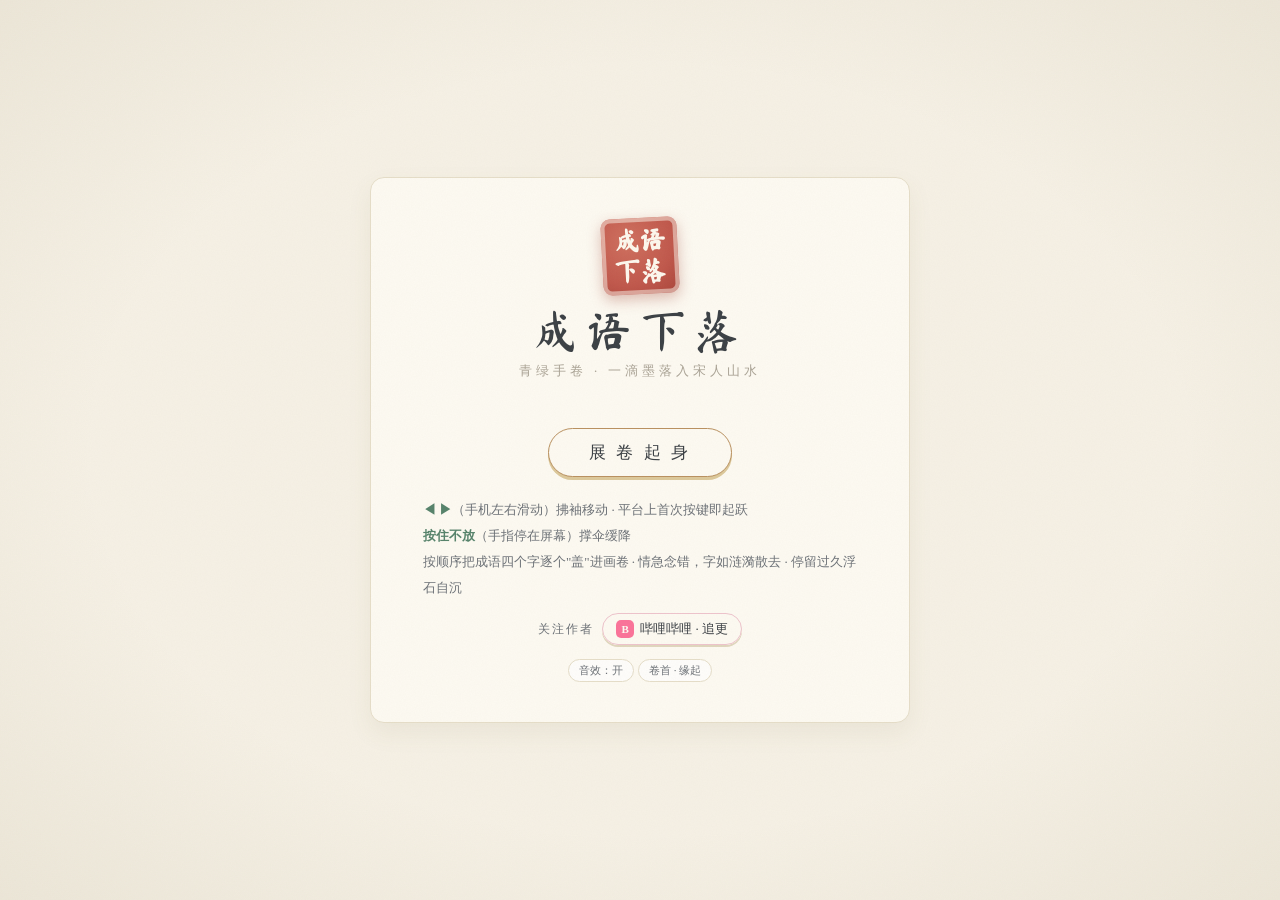
<file: index.html>
<!DOCTYPE html>
<html lang="zh-CN">
<head>
<meta charset="UTF-8">
<meta name="viewport" content="width=device-width, initial-scale=1.0, maximum-scale=1.0, user-scalable=no">
<title>成语下落 · 青绿手卷</title>
<link rel="stylesheet" href="css/fonts.css">
<link rel="stylesheet" href="css/style.css">
</head>
<body class="grain-body">

<!-- 宣纸纹理 + 暖色暗角（全局覆盖层） -->
<div class="grain"></div>
<div class="vig"></div>

<!-- ===== 首次加载遮罩（展卷动画，全部就绪后淡出） ===== -->
<div id="load-overlay">
  <div class="load-box">
    <div class="load-seal"><b><span>成</span><span>语</span><span>下</span><span>落</span></b></div>
    <div class="load-bar"><i></i></div>
    <p class="load-tip" id="load-tip">展卷中 · 备好笔墨纸砚</p>
  </div>
</div>

<!-- ===== 开始界面 ===== -->
<div id="screen-start" class="screen">
  <div class="start-inner card">
    <div class="start-seal"><b><span>成</span><span>语</span><span>下</span><span>落</span></b></div>
    <h1 class="game-title">成语下落</h1>
    <p class="game-sub">青绿手卷 · 一滴墨落入宋人山水</p>
    <div id="start-best" class="start-best"></div>
    <button id="btn-start" class="brush-btn big">展 卷 起 身</button>
    <div class="start-help">
      <p><b>◀ ▶</b>（手机左右滑动）拂袖移动 · 平台上首次按键即起跃</p>
      <p><b>按住不放</b>（手指停在屏幕）撑伞缓降</p>
      <p>按顺序把成语四个字逐个"盖"进画卷 · 情急念错，字如涟漪散去 · 停留过久浮石自沉</p>
    </div>
    <!-- 作者引流：B站已开通；抖音账号拿到主页链接后填入 href 并删掉 hidden 类即可显示 -->
    <div class="author-row">
      <span class="author-label">关注作者</span>
      <a id="author-bili" class="author-btn bili" href="https://space.bilibili.com/7621320" target="_blank" rel="noopener noreferrer"><b>B</b>哔哩哔哩 · 追更</a>
      <a id="author-douyin" class="author-btn douyin hidden" href="#" target="_blank" rel="noopener noreferrer"><b>抖</b>抖音 · 追更</a>
    </div>
    <button id="btn-mute-start" class="mini-btn">音效：开</button>
    <button id="btn-lore" class="mini-btn">卷首 · 缘起</button>
    <button id="btn-tune" class="mini-btn hidden">调参台</button>
  </div>
</div>

<!-- ===== 游戏界面（青绿手卷三栏） ===== -->
<div id="screen-game" class="screen hidden">
  <div class="frame">

    <!-- 顶部：题签 + 印章进度 + 学富五车金印 -->
    <header class="card top">
      <div class="brand">
        <div class="seal"><b><span>成</span><span>语</span><span>下</span><span>落</span></b></div>
        <div class="brand-t">
          <h1>成语下落</h1>
          <small id="seg-sub">青绿手卷 · 晨雾</small>
        </div>
      </div>
      <div class="prog">
        <div id="idiom-slots" class="idiom-slots"></div>
        <div id="idiom-pinyin" class="idiom-pinyin"></div>
        <div class="def"><span class="zhu">注</span><span id="idiom-expl">……</span></div>
      </div>
      <div class="boost">
        <div id="boost-pill" class="boost-seal hidden"><b><span>学</span><span>富</span><span>五</span><span>车</span></b></div>
        <small id="boost-pill-t" class="boost-t hidden">收益 ×2</small>
        <div id="slow-pill" class="state-pill slow hidden">减速中</div>
        <div id="rush-pill" class="state-pill rush hidden">文思直通</div>
      </div>
    </header>

    <div class="main">
      <!-- 左栏：气息 / 战绩 / 旅程 -->
      <aside class="card side" id="panel-left">
        <h3>气息</h3>
        <div class="hp"><div id="hp-fill"></div></div>
        <div class="r mini-row"><span class="mini"><span id="hp-num">100</span> / 100</span>
          <span class="mini" style="color:var(--mineral-dk)">每字 +0.5</span></div>
        <div class="energy" id="energy-wrap">
          <div class="e-label"><span class="mini">墨池</span><span class="mini" id="energy-num">0/16</span></div>
          <div class="energy-bar"><div id="energy-fill"></div></div>
        </div>
        <h3>战绩</h3>
        <div class="r score"><span>分数</span><b id="stat-score">0</b></div>
        <div class="r"><span>连击</span>
          <b><span id="stat-combo">0</span>
            <span class="beads" id="combo-beads"><span></span><span></span><span></span><span></span><span></span><span></span></span></b></div>
        <div class="ribbon"><div id="mult-ribbon"></div></div>
        <div class="r mini-row"><span class="mini">倍率 <span id="stat-mult">×1.00</span></span>
          <span class="mini" id="mult-next">再连1字 ×1.25</span></div>
        <div class="r"><span>深度</span><b><span id="stat-depth">0</span> 丈</b></div>
        <div class="r"><span>成语</span><b id="stat-idioms">0</b></div>
        <div class="r"><span>铜钱</span><b class="coin-b">
          <svg viewBox="0 0 16 16" width="13" height="13"><circle cx="8" cy="8" r="7" fill="#d9b36c" stroke="#b28a45"/><rect x="5.5" y="5.5" width="5" height="5" fill="#fdfaf2" stroke="#b28a45"/></svg>
          <span id="stat-coins">0</span></b></div>
        <h3>旅程</h3>
        <div class="mile" id="mile-list">
          <div class="ms" data-i="0"><div class="nd"></div><label>云海</label></div>
          <div class="ms" data-i="1"><div class="nd"></div><label>松涛</label></div>
          <div class="ms" data-i="2"><div class="nd"></div><label>幽谷</label></div>
          <div class="ms" data-i="3"><div class="nd"></div><label>深潭</label></div>
        </div>
        <div class="milenote" id="milenote">画卷随深度流转：云海 → 松涛 → 幽谷 → 深潭 ✦</div>
      </aside>

      <!-- 中央画卷 -->
      <div class="center">
        <div class="canvas-wrap">
          <canvas id="game-canvas" width="420" height="760"></canvas>
          <button id="btn-pause" class="round-btn pause-btn">❚❚</button>
          <button id="btn-mute-game" class="mini-btn mute-btn">音效：开</button>
          <!-- 手机端：气息/战绩数据带（替代左栏） -->
          <div id="hud-mobile">
            <div class="m-top">
              <div class="m-hp"><div id="m-hp-fill"></div></div>
              <div class="m-energy"><div id="m-energy-fill"></div></div>
              <div class="m-stats">
                <span id="m-score">0</span>
                <span id="m-combo">×1.00</span>
                <span id="m-depth">0丈</span>
                <span id="m-idioms">0语</span>
              </div>
            </div>
            <div class="m-items">
              <button class="m-item" id="m-clock">⏱×0</button>
              <button class="m-item" id="m-hammer">🔨×0</button>
              <button class="m-item" id="m-leaf">🌿×0</button>
            </div>
          </div>
        </div>
        <div id="key-hints" class="key-hints">
          <span id="hint-left" class="k">◀</span><span class="k" id="hint-right">▶</span> 拂袖移动 ·
          <span class="k">按住</span> 撑伞缓降 · <span class="k">P</span> 搁笔 ·
          <span class="k">1</span><span class="k">2</span><span class="k">3</span> 取用多宝阁
        </div>
      </div>

      <!-- 右栏：多宝阁 / 词笺 / 图鉴（手机端变为抽屉） -->
      <aside class="card side" id="panel-right">
        <div class="drawer-head">
          <h3 style="margin-top:0">卷中物</h3>
          <button id="btn-drawer-close" class="round-btn">✕</button>
        </div>
        <h3>多宝阁</h3>
        <ul class="inv-list">
          <li id="inv-clock-row" title="下落减速片刻（快捷键1）">
            <span class="ic"><svg viewBox="0 0 24 24" width="20" height="20"><circle cx="12" cy="12" r="9" fill="#f4efe0" stroke="#8b8574" stroke-width="1.5"/><path d="M12 4v2 M12 18v2 M4 12h2 M18 12h2" stroke="#8b8574" stroke-width="1.5"/><path d="M12 6 L13.5 12 L10.5 12 Z" fill="#c0574b"/><path d="M12 18 L13.5 12 L10.5 12 Z" fill="#6b7076"/><circle cx="12" cy="12" r="1.4" fill="#3a3f44"/></svg></span>
            <span class="nm">减速表</span><span class="ky">1</span><b id="inv-clock">0</b></li>
          <li id="inv-hammer-row" title="清除下方数层错误平台（快捷键2）">
            <span class="ic"><svg viewBox="0 0 24 24" width="20" height="20"><rect x="3" y="4" width="12" height="6" rx="2.5" fill="#a9b4ac" stroke="#7d887f"/><rect x="9.5" y="10" width="3" height="10" rx="1.2" fill="#b9905f" stroke="#96713f"/></svg></span>
            <span class="nm">排雷锤</span><span class="ky">2</span><b id="inv-hammer">0</b></li>
          <li id="inv-leaf-row" title="立即恢复生命（快捷键3）">
            <span class="ic"><svg viewBox="0 0 24 24" width="20" height="20"><path d="M12 3 C6 6 4 12 12 21 C20 12 18 6 12 3 Z" fill="#7ba889"/><path d="M12 5 V19 M12 9 L8.5 7 M12 9 L15.5 7 M12 13 L8 11 M12 13 L16 11" stroke="#55826a" stroke-width="1.2" fill="none"/></svg></span>
            <span class="nm">生命树叶</span><span class="ky">3</span><b id="inv-leaf">0</b></li>
        </ul>
        <h3>词笺</h3>
        <div class="slip now"><span id="slip-cur">—</span><span class="sc" id="slip-cur-prog">0/4…</span></div>
        <ul id="history-list" class="history-list"></ul>
        <h3>成语图鉴</h3>
        <div class="r mini-row"><span class="mini">已收录</span>
          <b style="font-size:13px"><span id="album-count">0</span> / 108</b></div>
        <div class="albbar"><div id="album-bar"></div></div>
        <div class="albnote"><span class="zhu">卷</span><span id="album-note">集齐四字，成语入卷</span></div>
      </aside>
    </div>

    <!-- 底部键位 -->
    <footer class="card foot">
      <span class="k">◀ ▶</span> 拂袖移动 · <span class="k">按住</span> 撑伞缓降 ·
      落石首按 = 起跃 · <span class="k">P</span> 搁笔 ·
      <span class="k">1</span><span class="k">2</span><span class="k">3</span> 取用多宝阁
    </footer>
  </div>

  <!-- 手机端抽屉开关 + 遮罩 -->
  <button id="btn-drawer" class="seal-btn">卷</button>
  <div id="drawer-scrim" class="scrim hidden"></div>
</div>

<!-- ===== 暂停遮罩 ===== -->
<div id="overlay-pause" class="overlay hidden">
  <div class="card overlay-box">
    <div class="pause-seal">❚❚</div>
    <h2>搁 笔</h2>
    <p class="overlay-tip">书生悬于半空，画卷静候。</p>
    <button id="btn-resume" class="brush-btn">继续下坠</button>
    <button id="btn-quit" class="brush-btn ghost">收卷返回</button>
  </div>
</div>

<!-- ===== 卷首缘起（世界背景） ===== -->
<div id="overlay-lore" class="overlay hidden">
  <div class="card overlay-box lore-box">
    <h2>卷首 · 缘起</h2>
    <div class="lore-text">
      <p>书生读破万卷，偏偏口拙——<br>话到急处，字总绊在舌尖，旁人早替他说完了下半句。</p>
      <p>这一夜他伏案睡去，一脚踏空，<br>从云端坠进一幅青绿长卷。</p>
      <p>风声愈急，他撑开朱伞，心里只剩一个念头：<br>坠、坠得再急，也要把每个成语，好好说完。</p>
      <p class="lore-sec">念对一字，字入画卷，攒回一口气息；<br>情急念错，字如涟漪散去。</p>
      <p class="lore-sec">云海、松涛、幽谷、深潭——坠到气息用尽，卷终梦醒，<br>卷尾的题跋，会替他记下这一梦。</p>
    </div>
    <button id="btn-lore-close" class="brush-btn ghost">合上卷首</button>
  </div>
</div>

<!-- ===== 结算界面（长卷题跋） ===== -->
<div id="screen-over" class="screen hidden">
  <div class="over-inner card">
    <div id="over-best" class="over-best hidden">★ 新纪录 ★</div>
    <div class="over-head">
      <div class="seal small"><b><span>落</span><span>卷</span></b></div>
      <h2 class="over-title">卷 终 题 跋</h2>
    </div>
    <div id="over-title" class="over-rank">【秀才】</div>
    <div class="over-grid">
      <div class="og"><span>分数</span><b id="over-score" class="gold">0</b></div>
      <div class="og"><span>深度</span><b id="over-depth">0</b></div>
      <div class="og"><span>成语</span><b id="over-idioms">0</b></div>
      <div class="og"><span>正确率</span><b id="over-acc">0</b></div>
      <div class="og"><span>错字</span><b id="over-wrong">0</b></div>
      <div class="og"><span>最高连击</span><b id="over-combo">0</b></div>
      <div class="og"><span>铜钱</span><b id="over-coins">0</b></div>
    </div>
    <div id="over-comment" class="over-comment"></div>
    <div class="over-btns">
      <button id="btn-again" class="brush-btn big">再展一卷</button>
      <button id="btn-share" class="brush-btn cinnabar">分享书签</button>
      <button id="btn-back-start" class="brush-btn ghost">收卷返回</button>
    </div>
  </div>
</div>

<div id="toast"></div>

<!-- 数据与脚本（传统脚本，file:// 直开可用） -->
<script src="js/data/common-raw.js"></script>
<script src="js/data/font-warm.js"></script>
<script src="js/utils.js"></script>
<script src="js/idioms.js"></script>
<script src="js/input.js"></script>
<script src="js/audio.js"></script>
<script src="js/effects.js"></script>
<script src="js/camera.js"></script>
<script src="js/player.js"></script>
<script src="js/platforms.js"></script>
<script src="js/items.js"></script>
<script src="js/rush.js"></script>
<script src="js/scoring.js"></script>
<script src="js/tuning.js"></script>
<script src="js/hud.js"></script>
<script src="js/qr.js"></script>
<script src="js/game.js"></script>
<script src="js/settlement.js"></script>
<script src="js/main.js"></script>
</body>
</html>
</file>
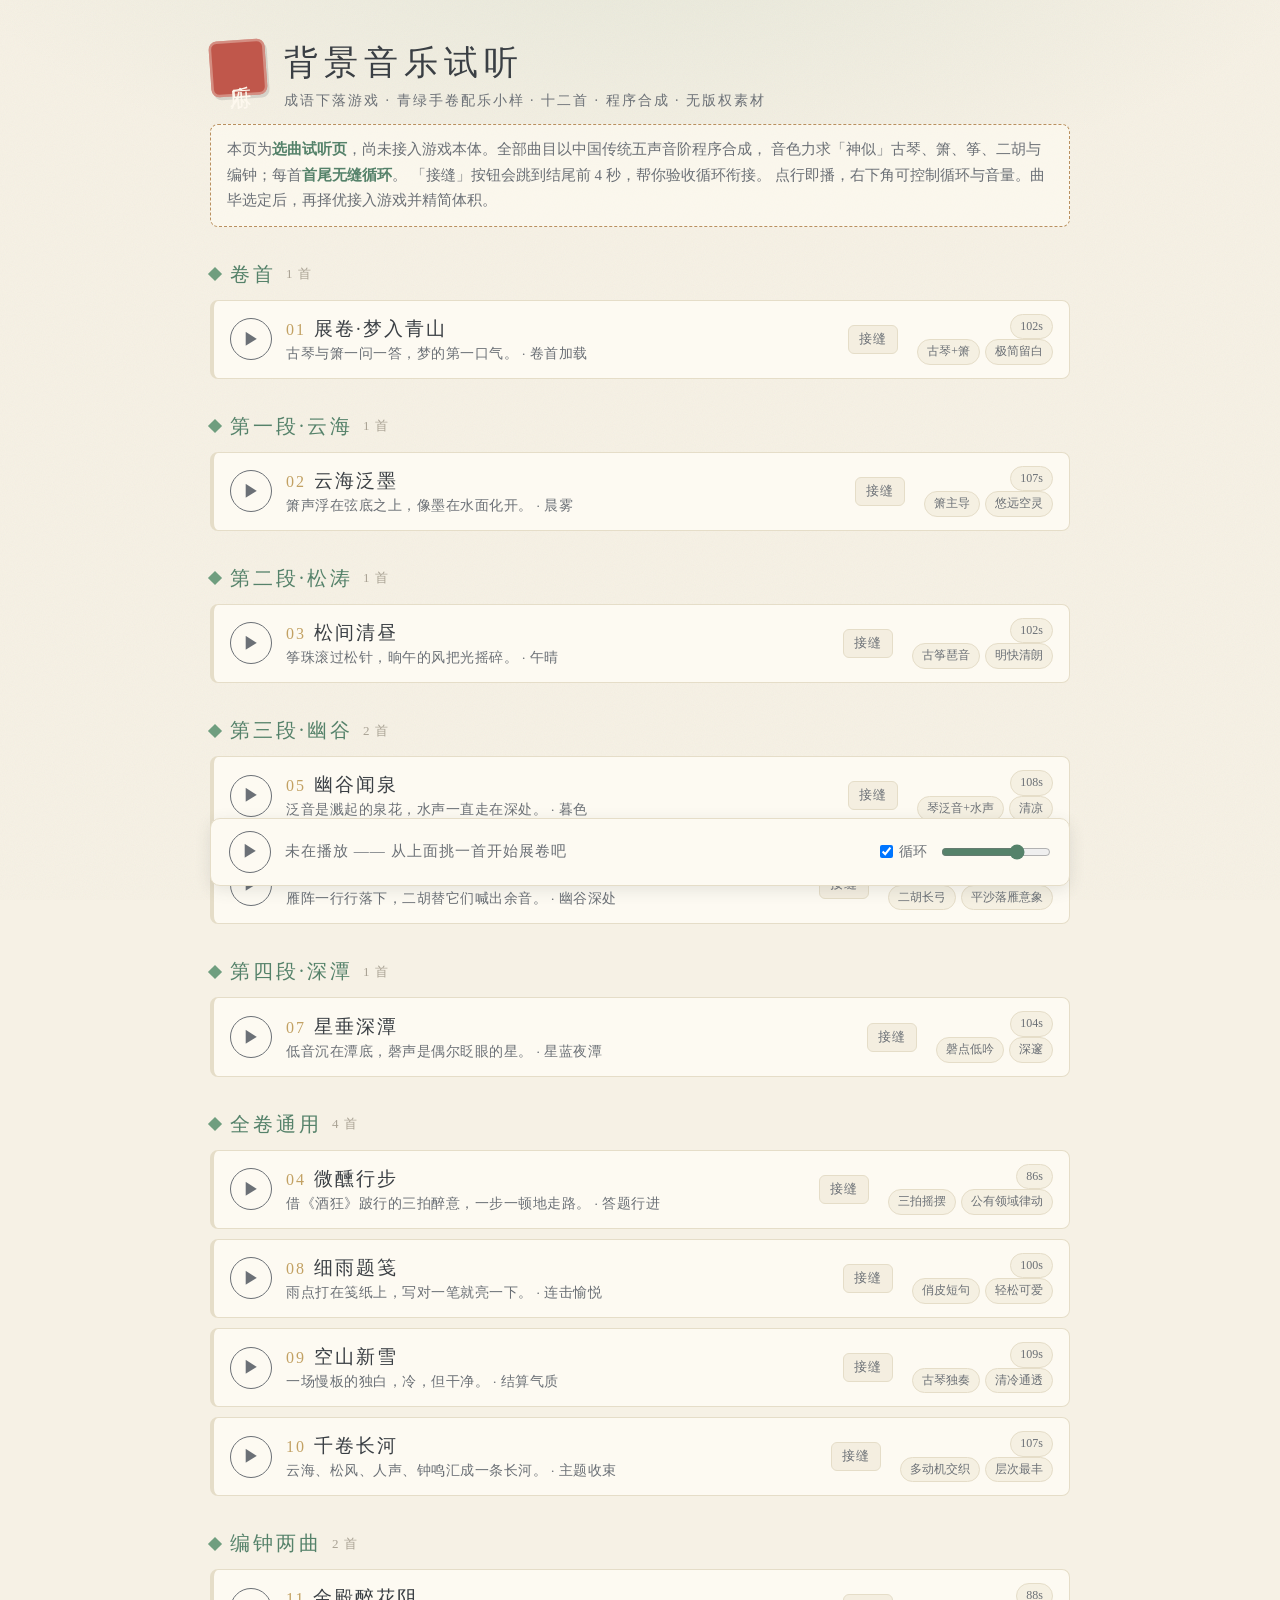
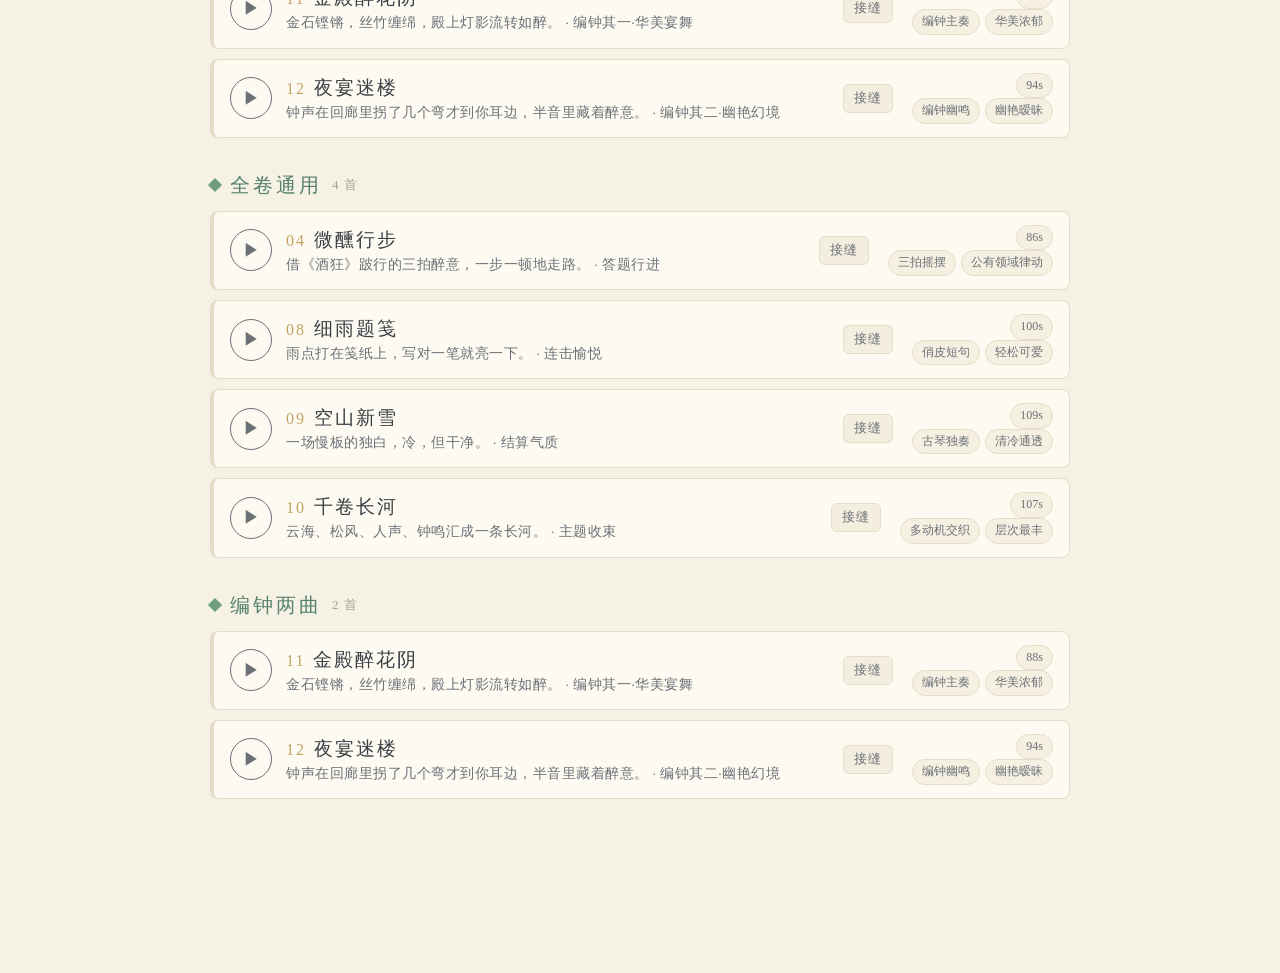
<file: bgm-preview.html>
<!DOCTYPE html>
<html lang="zh-CN">
<head>
<meta charset="UTF-8">
<meta name="viewport" content="width=device-width, initial-scale=1.0">
<title>背景音乐试听 · 成语下落游戏</title>
<style>
  :root{
    --paper:#f6f1e5; --paper2:#f1ead9; --card:#fdfaf2; --line:#e5ddc8;
    --ink:#3a3f44; --ink-soft:#6b7076; --faint:#a9a294;
    --azurite:#4a7a8c; --mineral:#6f9e7f; --mineral-dk:#55826a;
    --ochre:#b9905f; --cinnabar:#c0574b; --gold:#c2a163;
  }
  *{ box-sizing:border-box; margin:0; padding:0; }
  body{
    background:
      radial-gradient(1200px 500px at 50% -100px, rgba(111,158,127,.12), transparent 60%),
      radial-gradient(900px 400px at 90% 110%, rgba(74,122,140,.10), transparent 60%),
      var(--paper);
    color:var(--ink);
    font-family:"Ma Shan Zheng","STKaiti","KaiTi","楷体",serif;
    min-height:100vh;
    padding:40px 16px 80px;
  }
  .grain{
    position:fixed; inset:0; pointer-events:none; opacity:.05; z-index:0;
    background-image:url("data:image/svg+xml,%3Csvg xmlns='http://www.w3.org/2000/svg' width='140' height='140'%3E%3Cfilter id='n'%3E%3CfeTurbulence type='fractalNoise' baseFrequency='0.9' numOctaves='2'/%3E%3C/filter%3E%3Crect width='140' height='140' filter='url(%23n)'/%3E%3C/svg%3E");
  }
  .wrap{ position:relative; z-index:1; max-width:860px; margin:0 auto; }
  header{ display:flex; align-items:flex-start; gap:18px; margin-bottom:10px; }
  .seal{
    width:56px; height:56px; flex:0 0 auto;
    background:var(--cinnabar); color:#fdf8ee;
    display:flex; align-items:center; justify-content:center;
    font-size:22px; line-height:1.1; text-align:center;
    border-radius:8px; transform:rotate(-4deg);
    box-shadow:inset 0 0 0 2.5px #fdf8ee55, 2px 3px 0 rgba(58,63,68,.15);
    writing-mode:vertical-rl;
  }
  h1{ font-size:34px; letter-spacing:6px; font-weight:normal; }
  h1 small{ display:block; font-size:14px; color:var(--ink-soft); letter-spacing:2px; margin-top:6px; }
  .note{
    margin:14px 0 30px; padding:12px 16px; border:1px dashed var(--ochre);
    border-radius:8px; color:var(--ink-soft); font-size:15px; line-height:1.7;
    background:rgba(253,250,242,.65);
  }
  .note b{ color:var(--mineral-dk); }
  h2{
    font-size:20px; letter-spacing:3px; color:var(--mineral-dk); font-weight:normal;
    margin:34px 0 12px; display:flex; align-items:center; gap:10px;
  }
  h2::before{ content:""; width:10px; height:10px; background:var(--mineral); transform:rotate(45deg); flex:0 0 auto; }
  h2 small{ color:var(--faint); font-size:13px; letter-spacing:1px; }
  .track{
    display:flex; align-items:center; gap:14px;
    background:var(--card); border:1px solid var(--line); border-left:4px solid var(--line);
    border-radius:8px; padding:13px 16px; margin-bottom:10px;
    transition:border-color .15s, box-shadow .15s, transform .15s;
    cursor:pointer;
  }
  .track:hover{ border-left-color:var(--gold); box-shadow:0 2px 8px rgba(58,63,68,.07); }
  .track.on{ border-left-color:var(--cinnabar); box-shadow:0 3px 10px rgba(192,87,75,.12); }
  .playbtn{
    width:42px; height:42px; flex:0 0 auto; border-radius:50%;
    border:1.5px solid var(--ink-soft); background:transparent; cursor:pointer;
    font-size:17px; color:var(--ink-soft); line-height:1;
    transition:all .15s;
  }
  .track.on .playbtn{ background:var(--cinnabar); border-color:var(--cinnabar); color:#fdf8ee; }
  .meta{ flex:1 1 auto; min-width:0; }
  .meta .nm{ font-size:19px; letter-spacing:2px; }
  .meta .nm .no{ color:var(--gold); margin-right:8px; font-size:16px; }
  .meta .ds{ font-size:13.5px; color:var(--ink-soft); margin-top:3px; letter-spacing:.5px; }
  .tags{ flex:0 0 auto; text-align:right; font-size:12px; color:var(--faint); line-height:1.8; }
  .tags .pill{
    display:inline-block; border:1px solid var(--line); border-radius:99px;
    padding:1px 9px; margin-left:5px; color:var(--ink-soft); background:rgba(241,234,217,.6);
  }
  .seam{
    flex:0 0 auto; border:1px solid var(--line); border-radius:6px;
    background:rgba(241,234,217,.7); color:var(--ink-soft);
    font-family:inherit; font-size:12.5px; padding:5px 10px; cursor:pointer; letter-spacing:1px;
  }
  .seam:hover{ border-color:var(--azurite); color:var(--azurite); }
  .bar{
    position:sticky; bottom:14px; z-index:5; max-width:860px; margin:26px auto 0;
    display:flex; align-items:center; gap:14px;
    background:var(--card); border:1px solid var(--line); border-radius:10px;
    padding:12px 18px; box-shadow:0 4px 16px rgba(58,63,68,.12);
  }
  .bar .now{ flex:1 1 auto; min-width:0; font-size:15px; letter-spacing:1px; overflow:hidden; white-space:nowrap; text-overflow:ellipsis; color:var(--ink-soft); }
  .bar .now b{ color:var(--ink); }
  .bar label{ display:flex; align-items:center; gap:6px; font-size:13.5px; color:var(--ink-soft); cursor:pointer; white-space:nowrap; }
  .bar input[type=range]{ accent-color:var(--mineral-dk); width:110px; }
</style>
</head>
<body>
<div class="grain"></div>
<div class="wrap">
  <header>
    <div class="seal">乐府</div>
    <h1>背景音乐试听
      <small>成语下落游戏 · 青绿手卷配乐小样 · 十二首 · 程序合成 · 无版权素材</small>
    </h1>
  </header>
  <div class="note">
    本页为<b>选曲试听页</b>，尚未接入游戏本体。全部曲目以中国传统五声音阶程序合成，
    音色力求「神似」古琴、箫、筝、二胡与编钟；每首<b>首尾无缝循环</b>。
    「接缝」按钮会跳到结尾前 4 秒，帮你验收循环衔接。
    点行即播，右下角可控制循环与音量。曲毕选定后，再择优接入游戏并精简体积。
  </div>
  <main id="list"></main>
</div>

<div class="bar">
  <button class="playbtn" id="bigPlay" title="播放/暂停">▶</button>
  <div class="now" id="nowPlaying">未在播放 —— 从上面挑一首开始展卷吧</div>
  <label><input type="checkbox" id="loopChk" checked> 循环</label>
  <input type="range" id="vol" min="0" max="100" value="72" aria-label="音量">
</div>

<audio id="player" preload="auto"></audio>

<script>
'use strict';
/* 曲单（与 tools/bgm/compositions.js 及 audio/bgm/manifest.json 保持一致） */
var TRACKS = [
  { id:'01', slug:'opening-scroll', name:'展卷·梦入青山', group:'卷首', scene:'卷首加载', desc:'古琴与箫一问一答，梦的第一口气。', tags:['古琴+箫','极简留白'], sec:102 },
  { id:'02', slug:'cloud-sea',      name:'云海泛墨',       group:'第一段·云海', scene:'晨雾', desc:'箫声浮在弦底之上，像墨在水面化开。', tags:['箫主导','悠远空灵'], sec:107 },
  { id:'03', slug:'pine-noon',      name:'松间清昼',       group:'第二段·松涛', scene:'午晴', desc:'筝珠滚过松针，晌午的风把光摇碎。', tags:['古筝琶音','明快清朗'], sec:102 },
  { id:'04', slug:'tipsy-steps',    name:'微醺行步',       group:'全卷通用', scene:'答题行进', desc:'借《酒狂》跛行的三拍醉意，一步一顿地走路。', tags:['三拍摇摆','公有领域律动'], sec:86 },
  { id:'05', slug:'valley-spring',  name:'幽谷闻泉',       group:'第三段·幽谷', scene:'暮色', desc:'泛音是溅起的泉花，水声一直走在深处。', tags:['琴泛音+水声','清凉'], sec:108 },
  { id:'06', slug:'geese-at-dusk',  name:'暮色归雁',       group:'第三段·幽谷', scene:'幽谷深处', desc:'雁阵一行行落下，二胡替它们喊出余音。', tags:['二胡长弓','平沙落雁意象'], sec:106 },
  { id:'07', slug:'stars-deep-pool',name:'星垂深潭',       group:'第四段·深潭', scene:'星蓝夜潭', desc:'低音沉在潭底，磬声是偶尔眨眼的星。', tags:['磬点低吟','深邃'], sec:104 },
  { id:'08', slug:'rain-notes',     name:'细雨题笺',       group:'全卷通用', scene:'连击愉悦', desc:'雨点打在笺纸上，写对一笔就亮一下。', tags:['俏皮短句','轻松可爱'], sec:100 },
  { id:'09', slug:'snow-empty-mountain', name:'空山新雪',  group:'全卷通用', scene:'结算气质', desc:'一场慢板的独白，冷，但干净。', tags:['古琴独奏','清冷通透'], sec:109 },
  { id:'10', slug:'long-river-of-scrolls', name:'千卷长河', group:'全卷通用', scene:'主题收束', desc:'云海、松风、人声、钟鸣汇成一条长河。', tags:['多动机交织','层次最丰'], sec:107 },
  { id:'11', slug:'golden-hall-bloom',     name:'金殿醉花阴', group:'编钟两曲', scene:'编钟其一·华美宴舞', desc:'金石铿锵，丝竹缠绵，殿上灯影流转如醉。', tags:['编钟主奏','华美浓郁'], sec:88 },
  { id:'12', slug:'night-banquet-labyrinth', name:'夜宴迷楼', group:'编钟两曲', scene:'编钟其二·幽艳幻境', desc:'钟声在回廊里拐了几个弯才到你耳边，半音里藏着醉意。', tags:['编钟幽鸣','幽艳暧昧'], sec:94 }
];

var GROUP_ORDER = ['卷首', '第一段·云海', '第二段·松涛', '第三段·幽谷', '第四段·深潭', '编钟两曲'];
/* 全卷通用排在旅程组之后、编钟之前 */
function groupsOf() {
  var map = {};
  TRACKS.forEach(function (t) { (map[t.group] = map[t.group] || []).push(t); });
  var order = [];
  GROUP_ORDER.slice(0, 5).forEach(function (g) { if (map[g]) { order.push([g, map[g]]); delete map[g]; } });
  if (map['全卷通用']) order.push(['全卷通用', map['全卷通用']]);
  GROUP_ORDER.slice(5).forEach(function (g) { if (map[g]) order.push([g, map[g]]); });
  Object.keys(map).forEach(function (g) { order.push([g, map[g]]); });
  return order;
}

(function build() {
  var list = document.getElementById('list');
  var frag = document.createDocumentFragment();
  groupsOf().forEach(function (pair) {
    var h = document.createElement('h2');
    h.innerHTML = pair[0] + ' <small>' + pair[1].length + ' 首</small>';
    frag.appendChild(h);
    pair[1].forEach(function (t) {
      var row = document.createElement('div');
      row.className = 'track';
      row.dataset.slug = t.slug;
      row.innerHTML =
        '<button class="playbtn" data-act="play" title="播放/暂停">▶</button>' +
        '<div class="meta"><div class="nm"><span class="no">' + t.id + '</span>' + t.name + '</div>' +
        '<div class="ds">' + t.desc + ' · ' + t.scene + '</div></div>' +
        '<button class="seam" data-act="seam" title="跳到结尾前4秒验证无缝循环">接缝</button>' +
        '<div class="tags"><span class="pill">' + t.sec + 's</span><br>' +
        t.tags.map(function (x) { return '<span class="pill">' + x + '</span>'; }).join('') + '</div>';
      frag.appendChild(row);
    });
  });
  list.appendChild(frag);
})();

var player = document.getElementById('player');
var curSlug = null;

function rows() { return document.querySelectorAll('.track'); }

function playTrack(slug, seamSeek) {
  var t = TRACKS.filter(function (x) { return x.slug === slug; })[0];
  if (!t) return;
  if (curSlug !== slug) {
    player.src = 'audio/bgm/' + t.id + '-' + t.slug + '.mp3';
    player.loop = document.getElementById('loopChk').checked;
    player.play();
    curSlug = slug;
  } else if (seamSeek && player.duration) {
    player.currentTime = Math.max(0, player.duration - 4);
  } else if (player.paused) {
    player.play();
  } else {
    player.pause();
  }
  syncUI();
}

function syncUI(paused) {
  rows().forEach(function (r) {
    var mine = r.dataset.slug === curSlug;
    r.classList.toggle('on', mine);
    var b = r.querySelector('[data-act="play"]');
    b.textContent = (mine && !paused) ? '⏸' : '▶';
  });
  document.getElementById('bigPlay').textContent = paused ? '▶' : '⏸';
  var t = TRACKS.filter(function (x) { return x.slug === curSlug; })[0];
  document.getElementById('nowPlaying').innerHTML = t
    ? '<b>' + t.id + ' ' + t.name + '</b> · ' + (paused ? '已暂停' : '正在展卷…')
    : '未在播放 —— 从上面挑一首开始展卷吧';
}

document.getElementById('list').addEventListener('click', function (ev) {
  var act = ev.target.getAttribute && ev.target.getAttribute('data-act');
  var row = ev.target.closest ? ev.target.closest('.track') : null;
  if (!row) return;
  playTrack(row.dataset.slug, act === 'seam');
});
document.getElementById('loopChk').addEventListener('change', function () {
  player.loop = this.checked;
});
document.getElementById('vol').addEventListener('input', function () {
  player.volume = this.value / 100;
});
player.volume = 0.72;
document.getElementById('bigPlay').addEventListener('click', function () {
  if (!curSlug) { playTrack(TRACKS[0].slug); return; }
  if (player.paused) player.play(); else player.pause();
});
player.addEventListener('play', function () { syncUI(false); });
player.addEventListener('pause', function () { syncUI(true); });
player.addEventListener('ended', function () { syncUI(true); });
syncUI(true);
</script>
</body>
</html>
</file>
<file: css/fonts.css>
/* 由 tools/make_fontsets.py 自动生成，勿手改 */
@font-face {
  font-family: 'Ma Shan Zheng';
  src: url('fonts/msz-a.woff2') format('woff2');
  font-weight: 400; font-display: swap;
  unicode-range: U+0020-007E,U+00B7,U+2014,U+2026,U+3001-3011,U+4E00-4F60,U+4F73-4FA7,U+4FBF,U+4FD0-4FF1,U+500D-5026,U+503C-5065,U+5076-5077,U+508D,U+50AC-50B2,U+50CF,U+50FB,U+513F-523B,U+524D-5251,U+5265-526F,U+529B-52C7,U+52E4,U+52FE-5305,U+5316-5320,U+5339-539F,U+53BB-548E,U+54AC,U+54BD-54D7,U+54F2-5507,U+5524-5533,U+5546,U+5566,U+557C-559D,U+55B7-55BB,U+55F7,U+5609,U+5632-5634,U+5668-566A,U+56CA,U+56DB-5708,U+571F-5764,U+5782-578B,U+57A0-57AB,U+57CB-57CE,U+57DF,U+57FA-5806,U+582A,U+5854-586B,U+5883-58A8,U+58C1-58D1,U+58E4-58F3,U+5904-5962,U+5978-5987,U+5999-59A8,U+59CB-59D3,U+59FF-5A01,U+5A18-5A1C,U+5A40-5A46,U+5AC1-5ACC,U+5AE9,U+5B50-5B66,U+5B7A-5BE1,U+5BF8-5C1D,U+5C31-5C81,U+5C94-5C9B,U+5CAD-5CB8,U+5CE6-5D16,U+5D2D,U+5D82,U+5DCD-5E08,U+5E26-5E55,U+5E72-5EB7,U+5EC9,U+5EFA-5F3A,U+5F52-5F99,U+5FAA-602A,U+603B,U+604D-607C,U+6094-60CA,U+60DC-6127,U+6148-614E,U+6162-6167,U+61A9,U+61C2-61C8,U+620A-632F,U+6349-63BA,U+63CF-63D2,U+63F4-6401,U+642C-6478,U+6491-64A4,U+64BC,U+64CD-64E6,U+6512,U+652F-663E,U+6652-6697,U+66AE-66B4,U+66F0-67D4,U+67E5-67F3,U+6807-6851,U+6863,U+6881,U+68A6-68AF,U+68C0-68CB,U+68F5,U+692D,U+695A,U+6982-6986,U+699C,U+69D0,U+69FD,U+6A21-6A2A,U+6B20-6B4C,U+6B62-6B66,U+6B79-6B9A,U+6BB5-6BEF,U+6C0F-6C14,U+6C34-6C64,U+6C7D-6CBE,U+6CD5-6D25,U+6D3B-6D53,U+6D6A-6DCB,U+6DE1-6E38,U+6E56,U+6E7F-6E90,U+6EAA,U+6ED1-6F2B,U+6F5C-6F6E,U+6F9C,U+6FE1,U+706B-707E,U+7099,U+70AD-70C2,U+70DF-70ED,U+7115-711A,U+7136,U+7167,U+7199-719F,U+71C3,U+71E5,U+7206,U+722C-7280,U+72AC-72FC,U+731B-731C,U+7384-738B,U+73A9-73B0,U+73E0-73ED,U+7406,U+7422,U+743C,U+7455-745C,U+74A7,U+74DC-74E3,U+74F6,U+7518-7565,U+758F-7591,U+75B2-75DB,U+7601,U+7656,U+767B-7693,U+76AE,U+76C8-76DB,U+76EE-770B,U+771F-7741,U+775B-7761,U+7779-777D,U+77A0-77BB,U+77DB-7802,U+7814-781A,U+7834-7840,U+7855,U+786C-786E,U+788D-7891,U+78B0,U+78D0-78D5,U+78E8,U+793A-793E,U+7956-795F,U+7978-798F,U+79BB-7A0D,U+7A20,U+7A33-7A3F,U+7A76-7A9C,U+7ACB-7AFD,U+7B11-7B14,U+7B26-7B56,U+7B79-7B80,U+7B97-7BB1,U+7BD1,U+7BEE,U+7C07,U+7C4D,U+7C73-7CBE,U+7CFB,U+7D20-7D2F,U+7E41,U+7EA0-7F29,U+7F3A,U+7F51-7F72,U+7F8A-7FA4,U+7FC1-7FD4,U+7FF0-8019,U+8033-805A,U+8086-811A,U+8131-8154,U+8170-8180,U+81C2,U+81E3-81F4,U+820C-820D,U+821E-822A,U+826F-8292,U+82AF-82B3,U+82CD-82E6,U+8302-8305,U+8327-836F,U+83AB-83C7,U+8403,U+8424-8427,U+843D,U+8457,U+846C-8471,U+8482,U+8499,U+84B8,U+84DD-84EC,U+8584,U+85AA,U+85C9-85D3,U+85E4,U+8611,U+8638,U+864E-868D,U+86C7,U+86D9,U+86FE-871C,U+873B-8749,U+8776-878D,U+87B3,U+87FE,U+8822,U+8840-8882,U+8896,U+88AB,U+88C1-88C5,U+88D8,U+88F1,U+895F,U+897F-8986,U+89C1-89D2,U+89E3-89E6,U+8A00,U+8A8A,U+8BA1-8C0B,U+8C1C-8C41,U+8C61-8C6B,U+8C8C,U+8D1D-8D8B,U+8DA3-8DF3,U+8E09-8E0F,U+8E29,U+8E44-8E48,U+8E81,U+8EAB-8EAC,U+8F66-9022,U+903B,U+904D-906E,U+907F,U+90A3-90CE,U+90E8-90FD,U+914D-9152,U+9163,U+9189-9192,U+91C7-91DC,U+9274,U+9488-9489,U+949F-94C3,U+94DC,U+94F6-9532,U+9547,U+955C,U+957F,U+95E8-961F,U+9633-9650,U+9661-9669,U+9685-9699,U+96BE-96D5,U+96E8-971C,U+972D-9732,U+9752-9762,U+978B,U+97A0-97AD,U+97E7-97F5,U+9875-98A6,U+98CE-98DF,U+9910,U+9965-9974,U+9988-9999,U+9A6C-9AA8,U+9AD3-9AD8,U+9B3C-9B44,U+9C7C-9C8B,U+9C9C,U+9CCC,U+9E1F-9E23,U+9E4A,U+9E64-9E6C,U+9E7F,U+9EBB-9ED8,U+9EEF,U+9F0E-9F20,U+9F50,U+9F7F-9F84,U+9F99,U+FF01-FF1F;
}
@font-face {
  font-family: 'Ma Shan Zheng';
  src: url('fonts/msz-full.woff2') format('woff2');
  font-weight: 400; font-display: swap;
  unicode-range: U+4E10-4E5E,U+4E70,U+4E88-4EDF,U+4EF0-4F3A,U+4F50-4FFE,U+500F-5085,U+509C-50C7,U+50DA-5121,U+5140-515A,U+516E-52DF,U+52F7-53AE,U+53C1-545C,U+5471-5544,U+5555-55B3,U+55D1-56BC,U+56D4-5704,U+571C-572E,U+5742-57B1,U+57C3-57E0,U+57F3-57FD,U+5811-5858,U+5881-58A9,U+58BA-58D5,U+58EC-58F9,U+590F-5A7F,U+5A92-5AEB,U+5B09-5B1B,U+5B34-5C09,U+5C24-5C96,U+5CA9-5CE8,U+5D04-5D29,U+5D47-5D6C,U+5D99,U+5DC7,U+5DD8-5DEB,U+5DFE-5E22,U+5E3C-5EB8,U+5ECB-5ED3,U+5EEA-612C,U+613F-6177,U+618B-61D2,U+61E6-6222,U+6233-62A1,U+62B5-62FD,U+6317-6350,U+6367-645B,U+646D-64E9,U+64FF-6500,U+6518-6538,U+6556-656C,U+6581-664F,U+6666-66A7,U+66D9-66FC,U+6714-672D,U+6742-675E,U+6770-67F4,U+6808-6817,U+6838-6920,U+693D-693F,U+6954-69DB,U+69FF-6A17,U+6A2F-6A3D,U+6A50-6AA0,U+6ADC,U+6B1B-6B6A,U+6B7C-6BE1,U+6BF3,U+6C13-6C47,U+6C59-6D4D,U+6D5E-6DFC,U+6E0D-6E5B,U+6E6E-6ED5,U+6EE8-6EEB,U+6F06-6F15,U+6F31-6F47,U+6F58-6F62,U+6F78-6FCA,U+6FE0-6FEF,U+7023,U+703D-704C,U+706D-7092,U+70AB-7109,U+7126-7130,U+714C-71B9,U+71CB-71D5,U+71E7-7207,U+7228-7237,U+724D-7292,U+72B4-72F8,U+730A-7360,U+7391-73A0,U+73B2-73F0,U+7403-7436,U+7451-745F,U+7470-748B,U+749E-74A8,U+74DE-7515,U+752B-7643,U+765E-768E,U+76A6-776C,U+777F-785D,U+788C-790C,U+7928-7985,U+79A7-79E9,U+79FD-7A1A,U+7A37-7ABF,U+7ADE-7AE6,U+7AFF-7B2F,U+7B47-7B75,U+7B8E-7BC7,U+7BD9-7C0B,U+7C1F-7C41,U+7C53,U+7C65,U+7C83,U+7C9C-7CE0,U+7D0A,U+7D22-7D2B,U+7D53-7D88,U+7DA6-7DAE,U+7DCC,U+7E20,U+7E3B-7E47,U+7E82,U+7E9A-7F63,U+7F74-7FBF,U+7FD2-8058,U+8069-819D,U+81B3-81CA,U+81E1-823B,U+8274,U+828A-8478,U+848B-849C,U+84AD-84D1,U+84E6,U+84FA-8574,U+858F-85B0,U+85CB-85FF,U+8616,U+8640-87E0,U+87F9,U+8815-8821,U+8832-8944,U+895B-8988,U+89C5-8A1A,U+8A3E-8A48,U+8A5F,U+8A79-8A93,U+8AE0,U+8B07-8B0F,U+8B26-8B37,U+8B66-8B6C,U+8BA2-8C8E,U+8CA4,U+8D24-8D73,U+8D84-8DA6,U+8DBC-8EBA,U+8F10-8F17,U+8F36-8F37,U+8F53,U+8F67-8FAB,U+8FBD-90ED,U+9119,U+9149-9190,U+91A8-91B4,U+91D0,U+9207,U+9265,U+939E,U+93D6-93E3,U+9400-940D,U+9493-9576,U+9592,U+95A7,U+95C7,U+95E9-96CF,U+96E0-971E,U+9738-973E,U+9753-97BF,U+97E1-97F6,U+981E,U+9877-98AD,U+98BF-98E8,U+990D-992E,U+9950-99A8,U+9A03,U+9A69-9AA7,U+9AB8-9ACA,U+9AE6-9B54,U+9B80,U+9C81-9CE6,U+9CF7-9D03,U+9D33,U+9D97,U+9DB1,U+9DC3-9DC7,U+9E1D-9E70,U+9E87-9EE9,U+9EFB-9F19,U+9F2A-9F3E,U+9F4F-9F51,U+9F67-9F70,U+9F83-9FA0;
}
</file>
<file: css/style.css>
/* ===== 成语下落 · 青绿手卷（矿物颜料 × 宣纸） ===== */
/* 书法字体两段子集在 build 生成的 css/fonts.css（首段 + 全量 unicode-range） */

:root{
  --paper:#f6f1e5; --paper2:#f1ead9; --card:#fdfaf2;
  --ink:#3a3f44; --ink-soft:#6b7076; --faint:#a9a294;
  --azurite:#4a7a8c; --mineral:#6f9e7f; --mineral-dk:#55826a;
  --ochre:#b9905f; --cinnabar:#c0574b; --gold:#c2a163;
  --line:#e5ddc8;
}

*{box-sizing:border-box;margin:0;padding:0;-webkit-tap-highlight-color:transparent}
html,body{height:100%}
body{
  background:var(--paper); color:var(--ink);
  font-family:'Noto Serif SC','SimSun','Songti SC',serif;
  overflow:hidden; user-select:none;
}
.gold{color:var(--gold)}
.hidden{display:none !important}
b{font-weight:600}

/* ---- 宣纸纹理 + 暖色暗角 ---- */
.grain{position:fixed;inset:0;pointer-events:none;z-index:60;
  background-image:url("data:image/svg+xml;utf8,<svg xmlns='http://www.w3.org/2000/svg' width='140' height='140'><filter id='n'><feTurbulence type='fractalNoise' baseFrequency='0.8' numOctaves='2' stitchTiles='stitch'/><feColorMatrix type='matrix' values='0 0 0 0 0.45 0 0 0 0 0.40 0 0 0 0 0.30 0 0 0 0.05 0'/></filter><rect width='140' height='140' filter='url(%23n)'/></svg>");}
.vig{position:fixed;inset:0;pointer-events:none;z-index:59;
  background:radial-gradient(ellipse at center,transparent 60%,rgba(120,100,60,.08));}

/* ---- 通用卡片 / 按钮 ---- */
.card{background:var(--card);border:1px solid var(--line);border-radius:14px;
  box-shadow:0 10px 24px rgba(120,100,60,.08);padding:14px}
h3{font-size:12px;letter-spacing:4px;color:var(--faint);font-weight:600;
  display:flex;align-items:center;gap:8px;margin:14px 0 10px}
h3:first-child,.drawer-head h3{margin-top:0}
h3::before{content:'';width:7px;height:7px;background:var(--gold);
  transform:rotate(45deg);border-radius:1px;flex:none}
.zhu{display:inline-grid;place-items:center;width:17px;height:17px;background:var(--cinnabar);
  color:#fdf8ee;font-size:10px;border-radius:3px;transform:rotate(-3deg);flex:none;
  font-family:'Ma Shan Zheng','KaiTi',serif;box-shadow:0 1px 3px rgba(160,70,55,.35)}

.brush-btn{
  display:inline-block;background:var(--card);color:var(--ink);
  border:1.5px solid var(--ochre);border-radius:999px;
  padding:9px 26px;font-size:15px;font-family:inherit;cursor:pointer;letter-spacing:3px;
  box-shadow:0 3px 0 #dcc89a;transition:transform .06s,box-shadow .06s;
}
.brush-btn:hover{filter:brightness(1.03)}
.brush-btn:active{transform:translateY(2px);box-shadow:0 1px 0 #dcc89a}
.brush-btn.big{font-size:17px;padding:12px 40px}
.brush-btn.cinnabar{background:var(--cinnabar);border-color:#a84339;color:#fdf8ee;box-shadow:0 3px 0 #a84339}
.brush-btn.ghost{border-color:var(--line);color:var(--faint);box-shadow:0 2px 0 #e0d6bd}
.mini-btn{background:rgba(255,255,255,.7);color:var(--ink-soft);
  border:1px solid var(--line);border-radius:999px;padding:3px 10px;
  font-size:11px;font-family:inherit;cursor:pointer}
.mini-btn:hover{border-color:var(--ochre);color:var(--ink)}
.round-btn{width:30px;height:30px;border-radius:50%;background:rgba(255,255,255,.72);
  border:1px solid var(--line);color:var(--ink-soft);display:grid;place-items:center;
  font-size:10px;cursor:pointer;font-family:inherit}
.round-btn:hover{border-color:var(--ochre)}

/* ---- 印章 ---- */
.seal{width:56px;height:56px;border-radius:7px;transform:rotate(-2.5deg);flex:none;
  background:radial-gradient(circle at 35% 30%,#cf6f5e,#c0574b 60%,#a84339);
  box-shadow:0 4px 10px rgba(160,70,55,.35),inset 0 0 0 3px rgba(253,248,238,.5);
  display:grid;place-items:center}
.seal b{display:grid;grid-template-columns:1fr 1fr;font-family:'Ma Shan Zheng','KaiTi',serif;
  font-size:19px;line-height:1.2;color:#fdf8ee}
.seal.small{width:44px;height:44px;border-radius:6px}
.seal.small b{font-size:15px}

/* ---- 界面层 ---- */
.screen{position:fixed;inset:0;display:flex;align-items:center;justify-content:center;
  background:var(--paper);z-index:10;overflow:auto}
.overlay{position:fixed;inset:0;display:flex;align-items:center;justify-content:center;
  background:rgba(120,105,70,.25);z-index:40;backdrop-filter:blur(3px)}

/* ---- 开始界面 ---- */
.start-inner{padding:40px 52px;text-align:center;max-width:540px}
.start-seal{width:76px;height:76px;border-radius:9px;transform:rotate(-3deg);margin:0 auto 14px;
  background:radial-gradient(circle at 35% 30%,#cf6f5e,#c0574b 60%,#a84339);
  box-shadow:0 5px 14px rgba(160,70,55,.35),inset 0 0 0 4px rgba(253,248,238,.5);
  display:grid;place-items:center}
.start-seal b{display:grid;grid-template-columns:1fr 1fr;font-family:'Ma Shan Zheng','KaiTi',serif;
  font-size:26px;line-height:1.2;color:#fdf8ee}
.game-title{font-family:'Ma Shan Zheng','KaiTi',serif;font-weight:400;
  font-size:46px;letter-spacing:8px;color:var(--ink)}
.game-sub{color:var(--faint);letter-spacing:4px;font-size:13px;margin:8px 0 14px}
.start-best{color:var(--ochre);min-height:20px;margin-bottom:14px;letter-spacing:2px;font-size:13px}
.start-help{margin:20px 0 12px;color:var(--ink-soft);font-size:13px;line-height:2;text-align:left}
.start-help b{color:var(--mineral-dk)}

/* ---- 作者引流（开始页） ---- */
.author-row{display:flex;align-items:center;gap:8px;justify-content:center;flex-wrap:wrap;margin:2px 0 14px}
.author-label{font-size:12px;color:var(--ink-soft);letter-spacing:2px}
.author-btn{display:inline-flex;align-items:center;gap:6px;padding:6px 13px;font-size:13px;
  color:var(--ink);text-decoration:none;border:1px solid var(--line);border-radius:999px;
  background:rgba(253,250,242,.92);box-shadow:0 2px 0 #e0d6bd;font-family:inherit;cursor:pointer}
.author-btn:hover{border-color:var(--gold);color:#9c7a35}
.author-btn b{display:inline-grid;place-items:center;width:18px;height:18px;border-radius:5px;
  color:#fdfaf2;font-size:11px;font-weight:600}
.author-btn.bili{border-color:#eec3cc}
.author-btn.bili b{background:#fb7299}
.author-btn.douyin{border-color:#cdd6df}
.author-btn.douyin b{background:#2f3033}

/* ---- 游戏框架 ---- */
#screen-game{overflow:auto}
.frame{width:980px;max-width:100vw;background:var(--paper2);border:1px solid #e0d6bd;
  border-radius:22px;padding:16px;box-shadow:0 20px 50px rgba(110,90,50,.12)}
.main{display:flex;gap:14px;margin-top:14px;align-items:stretch}
.side{width:212px;flex:0 0 212px;overflow:hidden auto;display:flex;flex-direction:column}
.center{display:flex;flex-direction:column;gap:8px;align-items:center;min-width:0;flex:1}

/* 顶部 */
header.top{display:flex;align-items:center;gap:20px;padding:14px 20px}
.brand{display:flex;align-items:center;gap:12px;flex:none}
.brand-t h1{font-family:'Ma Shan Zheng','KaiTi',serif;font-size:26px;font-weight:400;letter-spacing:3px}
.brand-t small{display:block;font-size:10px;letter-spacing:4px;color:var(--faint);margin-top:3px}
.prog{flex:1;text-align:center;min-width:0}

/* 印章进度 */
.idiom-slots{display:flex;align-items:center;justify-content:center;gap:0}
.idiom-slot{width:46px;height:46px;border-radius:50%;display:grid;place-items:center;
  font-family:'Ma Shan Zheng','KaiTi',serif;font-size:24px;position:relative;
  border:1.5px dashed #cfc5a8;color:var(--faint);background:rgba(255,255,255,.35)}
.idiom-slot:not(:first-child)::before{content:'';position:absolute;left:-15px;top:50%;
  width:16px;border-top:1.5px dashed #cfc5a8}
.idiom-slot.lit{color:#fdf8ee;border:none;transform:rotate(-3deg);
  background:radial-gradient(circle at 35% 30%,#cf6f5e,#c0574b 60%,#a84339);
  box-shadow:0 3px 8px rgba(160,70,55,.35),inset 0 0 0 2px rgba(253,248,238,.4)}
.idiom-slot.lit:nth-child(even){transform:rotate(2.5deg)}
.idiom-slot.next{border:2px dashed var(--gold);color:var(--faint);
  box-shadow:0 0 0 5px rgba(194,161,99,.15)}
.idiom-slot.next::after{content:'';position:absolute;width:7px;height:7px;border-radius:50%;
  background:var(--gold);opacity:.75;bottom:2px;right:2px}
.idiom-pinyin{margin-top:9px;font-size:12px;letter-spacing:4px}
.idiom-pinyin .py-d{color:var(--mineral-dk)}
.idiom-pinyin .py-f{color:var(--faint)}
.idiom-pinyin .py-c{color:var(--cinnabar);border-bottom:2px solid var(--cinnabar);padding-bottom:1px}
.def{margin:9px auto 0;display:inline-flex;align-items:center;gap:8px;font-size:12px;
  color:var(--ink-soft);background:rgba(255,255,255,.6);padding:5px 14px;border-radius:8px;
  border-top:1px dashed #d9cfb2;border-bottom:1px dashed #d9cfb2;max-width:100%}
.def span:last-child{overflow:hidden;text-overflow:ellipsis;white-space:nowrap}

/* 学富五车金印 */
.boost{text-align:center;flex:none;width:88px}
.boost-seal{width:64px;height:64px;border-radius:50%;margin:0 auto;display:grid;place-items:center;
  background:radial-gradient(circle at 35% 30%,#f2e3b2,#dfc489 70%,#caa85e);
  box-shadow:0 4px 10px rgba(150,120,60,.3),inset 0 0 0 2px rgba(255,255,255,.4),
             0 0 0 5px rgba(194,161,99,.18);
  animation:sealPulse 1.6s infinite}
.boost-seal b{display:grid;grid-template-columns:1fr 1fr;font-family:'Ma Shan Zheng','KaiTi',serif;
  font-size:13px;line-height:1.25;color:#7a5c22}
@keyframes sealPulse{0%,100%{box-shadow:0 4px 10px rgba(150,120,60,.3),inset 0 0 0 2px rgba(255,255,255,.4),0 0 0 5px rgba(194,161,99,.18)}
  50%{box-shadow:0 4px 14px rgba(150,120,60,.45),inset 0 0 0 2px rgba(255,255,255,.5),0 0 0 8px rgba(194,161,99,.28)}}
.boost-t{display:block;margin-top:5px;font-size:10px;letter-spacing:1px;color:var(--ochre)}
.state-pill{margin:6px auto 0;padding:3px 8px;font-size:10px;text-align:center;
  border:1px solid var(--azurite);color:var(--azurite);border-radius:999px;
  display:inline-block;background:rgba(255,255,255,.55)}
.state-pill.slow{border-color:var(--azurite);color:var(--azurite)}
.state-pill.rush{border-color:var(--gold);color:#9c7a35;animation:rushPulse 1.2s ease-in-out infinite}
@keyframes rushPulse{0%,100%{box-shadow:0 0 0 0 rgba(194,161,99,.35)}50%{box-shadow:0 0 0 5px rgba(194,161,99,.14)}}

/* 墨池（直通能量槽） */
.energy{margin:8px 0 2px}
.energy .e-label{display:flex;justify-content:space-between;margin-bottom:3px}
.energy-bar{position:relative;height:10px;border:1px solid var(--line);border-radius:999px;
  background:rgba(255,255,255,.55);overflow:hidden}
#energy-fill{height:100%;width:0;border-radius:999px;
  background:linear-gradient(90deg,#7ba889,#c2a163);transition:width .25s ease}
.energy-bar::after{content:"";position:absolute;inset:0;pointer-events:none;border-radius:999px;
  background:repeating-linear-gradient(90deg,transparent 0,transparent calc(100%/16 - 1px),
    rgba(58,63,68,.18) calc(100%/16 - 1px),rgba(58,63,68,.18) calc(100%/16))}
.energy.full #energy-fill{animation:inkFull 1.1s ease-in-out infinite}
.energy.full .e-label .mini:last-child{color:#9c7a35;font-weight:600}
@keyframes inkFull{0%,100%{box-shadow:0 0 0 0 rgba(194,161,99,.4)}
  50%{box-shadow:0 0 0 6px rgba(194,161,99,.18)}}
.m-energy{height:4px;background:rgba(255,255,255,.6);border:1px solid var(--line);
  border-radius:999px;overflow:hidden;margin-bottom:4px}
#m-energy-fill{height:100%;width:0;background:linear-gradient(90deg,#7ba889,#c2a163);border-radius:999px}

/* 左栏 */
.hp{height:12px;border-radius:999px;background:#ece4cd;overflow:hidden;
  box-shadow:inset 0 1px 2px rgba(0,0,0,.08);margin:4px 0}
#hp-fill{height:100%;width:100%;border-radius:999px;background:linear-gradient(90deg,#8fb08a,#b7d0a0)}
.r{display:flex;justify-content:space-between;align-items:baseline;margin:9px 0;
  font-size:13px;color:var(--ink-soft)}
.r b{font-size:15px;font-weight:600;color:var(--ink)}
.r.score b{font-size:24px;position:relative;font-family:'Ma Shan Zheng','KaiTi',serif}
.r.score b::after{content:'';position:absolute;left:0;right:0;bottom:1px;height:5px;
  background:linear-gradient(90deg,rgba(194,161,99,.55),transparent);border-radius:3px}
.mini{font-size:10px;color:var(--faint)}
.mini-row{margin:2px 0 6px}
.coin-b svg{vertical-align:-2px;margin-right:3px}
.beads{display:inline-flex;gap:4px;margin-left:6px;vertical-align:1px}
.beads span{width:10px;height:10px;border-radius:50%;display:inline-block;
  border:1.5px solid var(--cinnabar);background:transparent}
.beads span.on{background:var(--cinnabar)}
.ribbon{height:8px;border-radius:999px;background:#eee6d0;overflow:hidden;margin:7px 0 3px}
#mult-ribbon{height:100%;width:0;border-radius:999px;
  background:linear-gradient(90deg,var(--ochre),#d9b36c);transition:width .2s}

/* 旅程里程碑 */
.mile{display:flex;margin-top:6px}
.ms{flex:1;text-align:center;position:relative}
.ms:not(:first-child)::before{content:'';position:absolute;top:6px;right:50%;width:100%;
  border-top:1.5px dashed #d5c9a8}
.ms .nd{width:12px;height:12px;border-radius:50%;margin:0 auto;background:#ddd2b6;position:relative}
.ms.done .nd{background:var(--mineral);box-shadow:inset 0 0 0 3px var(--card)}
.ms.now .nd{background:var(--cinnabar);box-shadow:0 0 0 4px rgba(192,87,75,.18)}
.ms label{display:block;font-size:10px;color:var(--faint);margin-top:5px}
.ms.now label{color:var(--cinnabar)}
.milenote{font-size:10px;color:var(--ochre);margin-top:10px;background:rgba(255,255,255,.5);
  border:1px dashed #dcc89a;border-radius:6px;padding:4px 8px}

/* 中央画卷 */
.canvas-wrap{position:relative;height:calc(100% - 34px);aspect-ratio:420/760;max-width:92vw;
  border-radius:14px;border:1px solid var(--line);overflow:hidden;
  background:linear-gradient(180deg,#f9f4e6,#eef0e2 45%,#dfe8dc);
  box-shadow:0 14px 30px rgba(110,90,50,.14)}
#game-canvas{width:100%;height:100%;display:block;touch-action:none}
.pause-btn{position:absolute;top:10px;left:10px;z-index:5;font-size:9px}
.mute-btn{position:absolute;top:8px;right:8px;z-index:5}

/* 键位提示 */
.key-hints{font-size:11px;color:var(--ink-soft);text-align:center;white-space:nowrap;
  overflow:hidden;text-overflow:ellipsis;max-width:100%}
.k{display:inline-block;padding:2px 9px;border-radius:999px;background:#fff;
  border:1px solid var(--line);box-shadow:0 2px 0 #e0d6bd;font-size:10px;
  color:var(--ink);margin:0 2px}
.k.active{border-color:var(--cinnabar);color:var(--cinnabar);box-shadow:0 2px 0 rgba(192,87,75,.3)}

/* 右栏 */
.drawer-head{display:flex;justify-content:space-between;align-items:center}
.inv-list{list-style:none;margin-bottom:4px}
.inv-list li{display:flex;align-items:center;gap:8px;background:#f5f1e2;
  border:1px solid var(--line);border-radius:10px;padding:7px 9px;margin-bottom:8px;
  font-size:13px;cursor:pointer;position:relative;transition:transform .08s}
.inv-list li:hover{transform:translateX(2px)}
.inv-list li.empty{opacity:.5}
.inv-list .ic{width:30px;height:30px;border-radius:8px;background:#eef3f0;
  border:1px solid #d6e0da;display:grid;place-items:center;flex:none}
.inv-list .nm{flex:1;color:var(--ink)}
.inv-list .ky{font-size:9px;color:var(--faint);border:1px solid var(--line);
  border-radius:4px;padding:1px 5px}
.inv-list b{min-width:17px;height:17px;border-radius:50%;background:var(--cinnabar);
  color:#fff;font-size:10px;display:grid;place-items:center;
  box-shadow:0 2px 4px rgba(160,70,55,.4);text-align:center}
.inv-list li:not(.has) b{background:#ddd2b6;box-shadow:none}
.slip{display:flex;justify-content:space-between;align-items:center;background:#f8f3e4;
  border:1px solid #e7dfc6;border-left:3px solid var(--mineral);border-radius:8px;
  padding:7px 10px;margin-bottom:6px;font-size:13px}
.slip .sc{font-size:10px;color:var(--faint)}
.slip.now{border-left-color:var(--gold);background:#fbf6e8}
.history-list{list-style:none;overflow:hidden}
.history-item{display:flex;justify-content:space-between;align-items:baseline;gap:4px;
  background:#f8f3e4;border:1px solid #e7dfc6;border-left:3px solid var(--mineral);
  border-radius:8px;padding:6px 10px;margin-bottom:6px;font-size:13px}
.history-item .hw{color:var(--mineral-dk)}
.history-item .hp{color:var(--faint);font-size:10px}
.history-item.slide-in{animation:slideIn .35s ease-out}
@keyframes slideIn{from{transform:translateX(46px);opacity:0}to{transform:translateX(0);opacity:1}}
.albbar{height:7px;border-radius:999px;background:#eee6d0;overflow:hidden;margin:6px 0}
#album-bar{height:100%;width:0;border-radius:999px;
  background:linear-gradient(90deg,var(--azurite),#7fa3b0);transition:width .3s}
.albnote{display:flex;align-items:center;gap:7px;font-size:11px;color:var(--ink-soft)}

/* 底部 */
.foot{margin-top:14px;text-align:center;font-size:12px;color:var(--ink-soft);padding:10px}

/* ---- 暂停 ---- */
.overlay-box{padding:30px 46px;text-align:center;display:flex;flex-direction:column;gap:13px;align-items:center}
.pause-seal{width:52px;height:52px;border-radius:50%;margin:0 auto;display:grid;place-items:center;
  background:radial-gradient(circle at 35% 30%,#cf6f5e,#c0574b 60%,#a84339);color:#fdf8ee;
  font-size:14px;box-shadow:0 4px 10px rgba(160,70,55,.35)}
.overlay-box h2{letter-spacing:8px;font-family:'Ma Shan Zheng','KaiTi',serif;font-weight:400;font-size:28px}
.overlay-tip{color:var(--faint);font-size:12px;margin-bottom:4px}

/* ---- 卷首缘起 ---- */
.lore-box{padding:28px 26px;max-width:430px;max-height:88vh;overflow-y:auto}
.lore-text{display:flex;flex-direction:column;gap:9px}
.lore-text p{color:var(--ink-soft);font-size:14px;line-height:2.05;text-align:center}
.lore-text .lore-sec{color:var(--faint);font-size:13px}
.lore-text .lore-sec:first-of-type{margin-top:4px;padding-top:12px;border-top:1px solid #e0d6bd}

/* ---- 结算（题跋） ---- */
.over-inner{padding:26px 38px;text-align:center;max-width:520px;max-height:92vh;overflow-y:auto}
.over-best{color:var(--cinnabar);letter-spacing:6px;animation:sealPulse 1.2s infinite;margin-bottom:6px;font-size:13px}
.over-head{display:flex;align-items:center;justify-content:center;gap:12px;margin-bottom:6px}
.over-title{font-family:'Ma Shan Zheng','KaiTi',serif;font-weight:400;
  font-size:32px;letter-spacing:7px;color:var(--ink)}
.over-rank{color:var(--ochre);font-size:17px;margin:4px 0 12px}
.over-grid{display:grid;grid-template-columns:repeat(3,1fr);gap:8px;margin-bottom:12px}
.og{background:#f8f3e4;border:1px solid #e7dfc6;border-radius:10px;padding:8px 4px}
.og span{display:block;font-size:11px;color:var(--faint);margin-bottom:4px}
.og b{font-size:17px;color:var(--ink)}
.over-comment{text-align:left;margin:4px 0 14px}
.over-comment p{color:var(--ink-soft);font-size:13px;line-height:1.9}
.over-comment p:first-child{color:var(--ink)}
.over-btns{display:flex;gap:10px;justify-content:center;flex-wrap:wrap}

/* ---- Toast ---- */
#toast{position:fixed;left:50%;bottom:40px;transform:translateX(-50%) translateY(20px);
  background:rgba(253,250,242,.96);border:1px solid var(--gold);color:#9c7a35;
  padding:8px 18px;font-size:13px;border-radius:999px;opacity:0;pointer-events:none;
  transition:opacity .25s,transform .25s;z-index:70;box-shadow:0 6px 16px rgba(110,90,50,.18)}
#toast.show{opacity:1;transform:translateX(-50%) translateY(0)}

/* ---- 手机端数据带 / 多宝阁 ---- */
#hud-mobile{position:absolute;inset:0;pointer-events:none;z-index:4;
  display:flex;flex-direction:column;justify-content:space-between}
.m-top{padding:44px 10px 0 10px}
.m-hp{height:7px;background:rgba(255,255,255,.6);border:1px solid var(--line);
  border-radius:999px;overflow:hidden;margin-bottom:4px}
#m-hp-fill{height:100%;width:100%;background:linear-gradient(90deg,#8fb08a,#b7d0a0);border-radius:999px}
.m-stats{display:flex;gap:10px;font-size:12px;color:var(--ink);text-shadow:0 1px 0 rgba(255,255,255,.7)}
.m-stats .gold{color:var(--ochre)}
.m-items{display:flex;gap:6px;padding:8px;pointer-events:auto;justify-content:center}
.m-item{background:rgba(253,250,242,.88);color:var(--ink);border:1px solid var(--line);
  border-radius:999px;font-size:13px;padding:5px 11px;font-family:inherit;cursor:pointer;
  box-shadow:0 2px 0 #e0d6bd}

/* ---- 手机端抽屉（右栏变形） ---- */
.seal-btn{position:fixed;right:12px;top:12px;z-index:45;width:42px;height:42px;
  border-radius:7px;transform:rotate(-3deg);border:none;cursor:pointer;
  background:radial-gradient(circle at 35% 30%,#cf6f5e,#c0574b 60%,#a84339);
  box-shadow:0 4px 10px rgba(160,70,55,.35),inset 0 0 0 2px rgba(253,248,238,.5);
  color:#fdf8ee;font-family:'Ma Shan Zheng','KaiTi',serif;font-size:20px}
.scrim{position:fixed;inset:0;background:rgba(90,75,45,.3);z-index:44}

/* ---- 首次加载遮罩（展卷动画） ---- */
#load-overlay{position:fixed;inset:0;z-index:90;display:flex;align-items:center;justify-content:center;
  background:var(--paper);transition:opacity .6s ease}
#load-overlay.done{opacity:0;pointer-events:none}
.load-box{display:flex;flex-direction:column;align-items:center;gap:18px;padding:20px}
.load-seal{width:64px;height:64px;border-radius:10px;display:grid;grid-template-columns:1fr 1fr;
  place-items:center;background:radial-gradient(circle at 35% 30%,#cf6f5e,#c0574b 60%,#a84339);
  box-shadow:0 6px 16px rgba(160,70,55,.35),inset 0 0 0 2px rgba(253,248,238,.5);
  animation:loadBreath 1.6s ease-in-out infinite}
.load-seal span{color:#fdf8ee;font-family:'Ma Shan Zheng','KaiTi',serif;font-size:22px;line-height:1}
.load-bar{width:150px;height:4px;border-radius:999px;background:#e6dfc9;overflow:hidden}
.load-bar i{display:block;height:100%;width:38%;border-radius:999px;
  background:linear-gradient(90deg,#b9905f,#c0574b);animation:loadSweep 1.2s ease-in-out infinite}
.load-tip{font-size:12px;color:var(--ink-soft);letter-spacing:2px}
@keyframes loadBreath{0%,100%{transform:scale(1)}50%{transform:scale(1.07)}}
@keyframes loadSweep{0%{transform:translateX(-160%)}100%{transform:translateX(380%)}}

/* ---- 调参台 ---- */
.tune-panel{position:fixed;top:16px;right:16px;bottom:16px;width:372px;z-index:60;
  background:var(--paper);border:1px solid var(--gold);border-radius:14px;
  box-shadow:0 14px 40px rgba(110,90,50,.3);padding:14px;overflow-y:auto;
  display:flex;flex-direction:column;gap:10px}
.tune-head{display:flex;align-items:center;gap:8px}
.tune-head b{font-family:'Ma Shan Zheng','KaiTi',serif;font-size:20px;color:var(--cinnabar)}
.tune-head span{flex:1;font-size:11px;color:var(--ink-soft)}
.tune-head .round-btn{width:28px;height:28px;font-size:13px}
.tune-curves{display:grid;grid-template-columns:1fr 1fr;gap:8px}
.tune-curve span{display:block;font-size:11px;color:var(--ink);margin-bottom:4px}
.tune-curve canvas{width:100%;height:auto;border:1px solid var(--line);border-radius:8px;background:#fdfaf2}
.tune-groups h4{margin:10px 0 4px;font-size:13px;color:var(--cinnabar);
  border-bottom:1px dashed var(--line);padding-bottom:3px}
.tune-row{padding:4px 0;border-bottom:1px dotted #e8e0cc}
.tune-row label{font-size:12px;color:var(--ink);font-weight:600}
.tune-row label small{color:var(--ink-soft);font-weight:400;font-family:monospace;font-size:10px}
.tune-in{display:flex;align-items:center;gap:6px;margin:2px 0}
.tune-in input{width:92px;padding:3px 6px;font-size:13px;border:1px solid var(--line);
  border-radius:7px;background:#fdfaf2;color:var(--ink);font-family:inherit}
.tune-in input:focus{outline:none;border-color:var(--gold)}
.tune-in small{font-size:10px;color:var(--ink-soft)}
.tune-row p{margin:2px 0 0;font-size:11px;line-height:1.6;color:var(--ink-soft)}
.tune-foot{display:flex;gap:8px;flex-wrap:wrap;padding-top:4px}
#tune-export-box{width:100%;height:110px;font:11px/1.5 monospace;border:1px solid var(--line);
  border-radius:8px;background:#fdfaf2;color:var(--ink);padding:8px;resize:vertical}

/* ---- 响应式 ---- */
@media (max-width: 880px){
  body{overflow:auto}
  .frame{width:100vw;max-width:100vw;border-radius:0;border:none;box-shadow:none;padding:8px}
  header.top{flex-wrap:wrap;gap:10px;padding:10px 12px}
  .brand{order:1}
  .brand-t h1{font-size:19px}
  .seal{width:40px;height:40px;border-radius:6px}
  .seal b{font-size:14px}
  .boost{order:2;width:auto;margin-left:auto}
  .boost-seal{width:44px;height:44px}
  .boost-seal b{font-size:9px}
  .prog{order:3;flex-basis:100%}
  .idiom-slot{width:38px;height:38px;font-size:20px}
  .idiom-slot:not(:first-child)::before{left:-12px;width:10px}
  .idiom-pinyin{margin-top:5px;font-size:11px}
  .def{font-size:11px;padding:4px 10px}
  .main{flex-direction:column;gap:8px;margin-top:8px}
  /* 左栏隐藏，信息由数据带呈现；右栏变抽屉 */
  #panel-left{display:none}
  #panel-right{position:fixed;top:0;right:0;bottom:0;width:80%;max-width:300px;z-index:46;
    border-radius:16px 0 0 16px;transform:translateX(105%);transition:transform .28s ease;
    overflow-y:auto;padding:16px;box-shadow:-12px 0 30px rgba(110,90,50,.2)}
  #panel-right.open{transform:none}
  #btn-drawer-close.show{display:grid}
  .center{width:100%}
  .canvas-wrap{height:auto;width:100%;max-width:none;aspect-ratio:420/640;flex:none}
  .key-hints{font-size:10px}
  .foot{display:none}
  .start-inner{padding:26px 22px;margin:14px}
  .game-title{font-size:34px}
  .over-grid{grid-template-columns:repeat(2,1fr)}
  .over-inner{padding:22px 20px;margin:12px}
}
@media (min-width: 881px){
  #hud-mobile{display:none !important}
  #btn-drawer{display:none !important}
  #btn-drawer-close{display:none !important}
  #drawer-scrim{display:none !important}
}
/* 手机端调参台改为底部抽屉 */
@media (max-width: 880px){
  .tune-panel{top:auto;left:8px;right:8px;bottom:8px;width:auto;max-height:72vh}
  .tune-curves{grid-template-columns:1fr}
}
</file>
